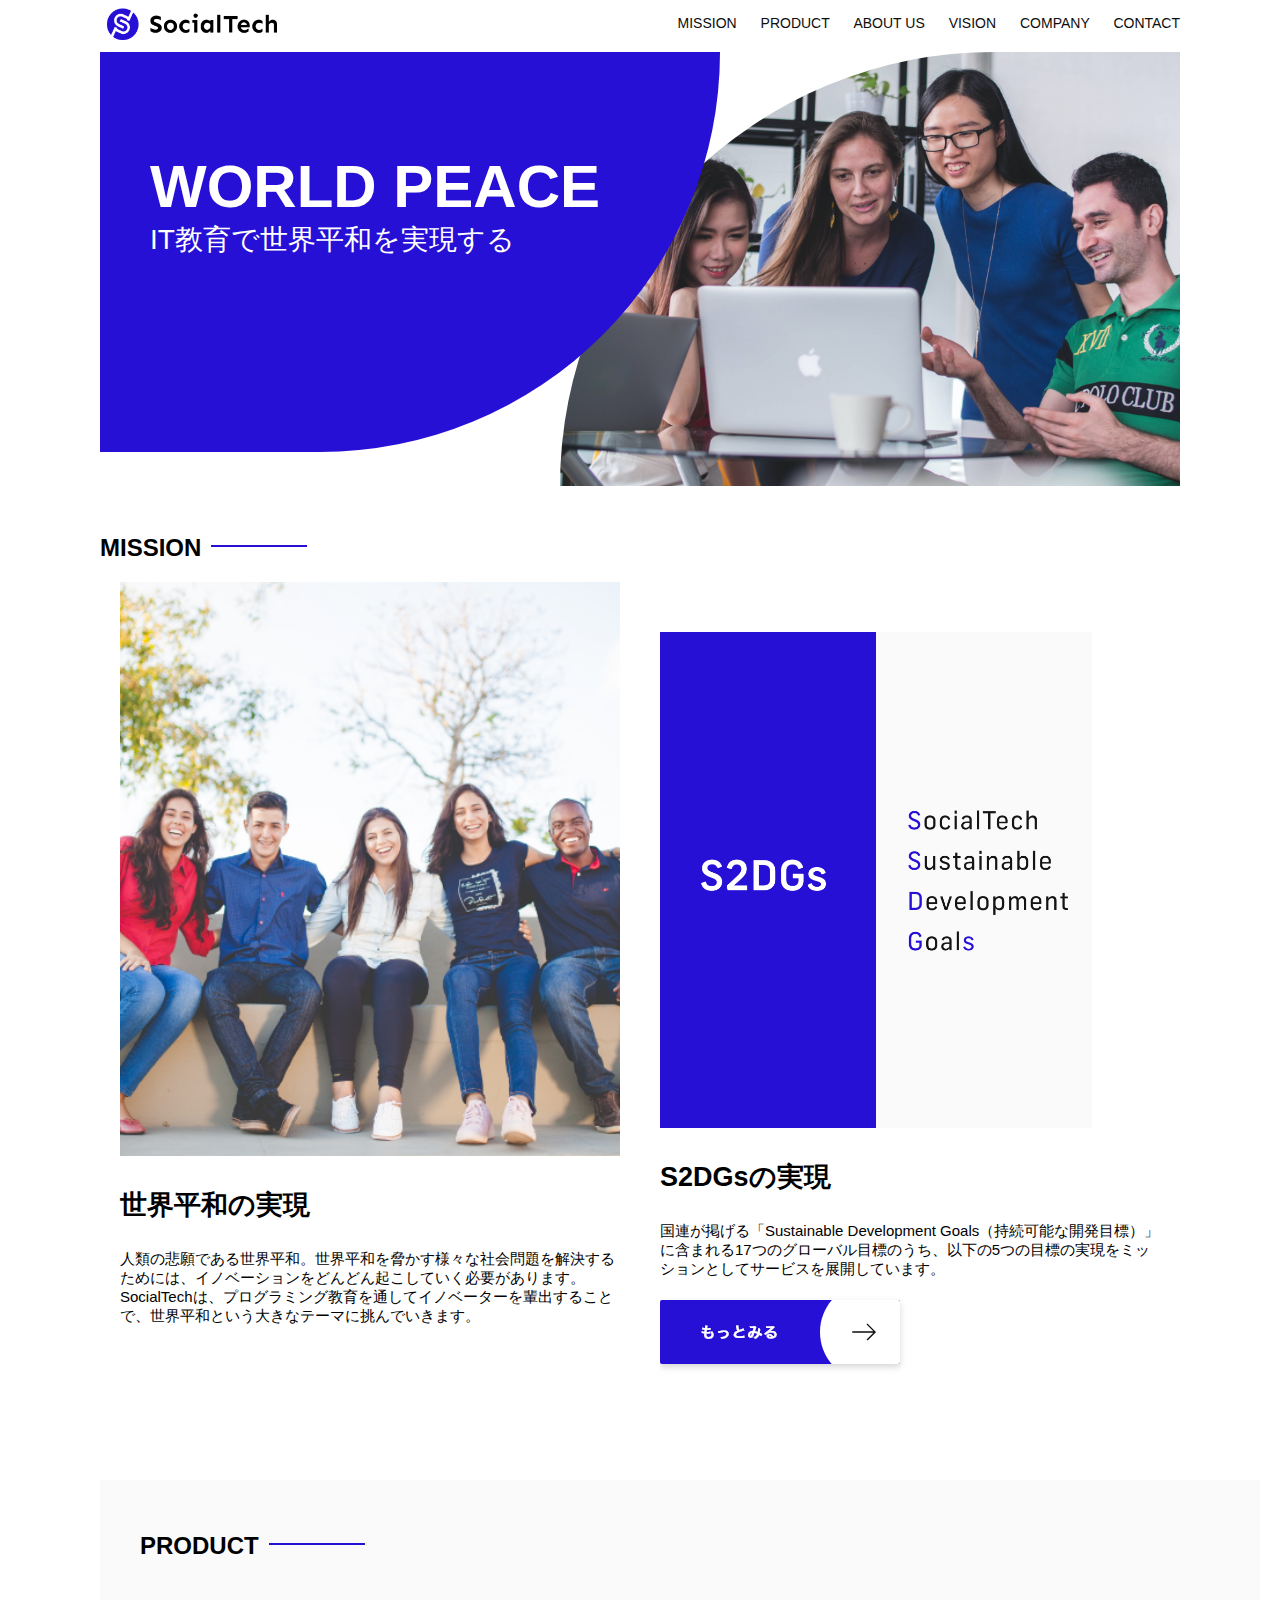
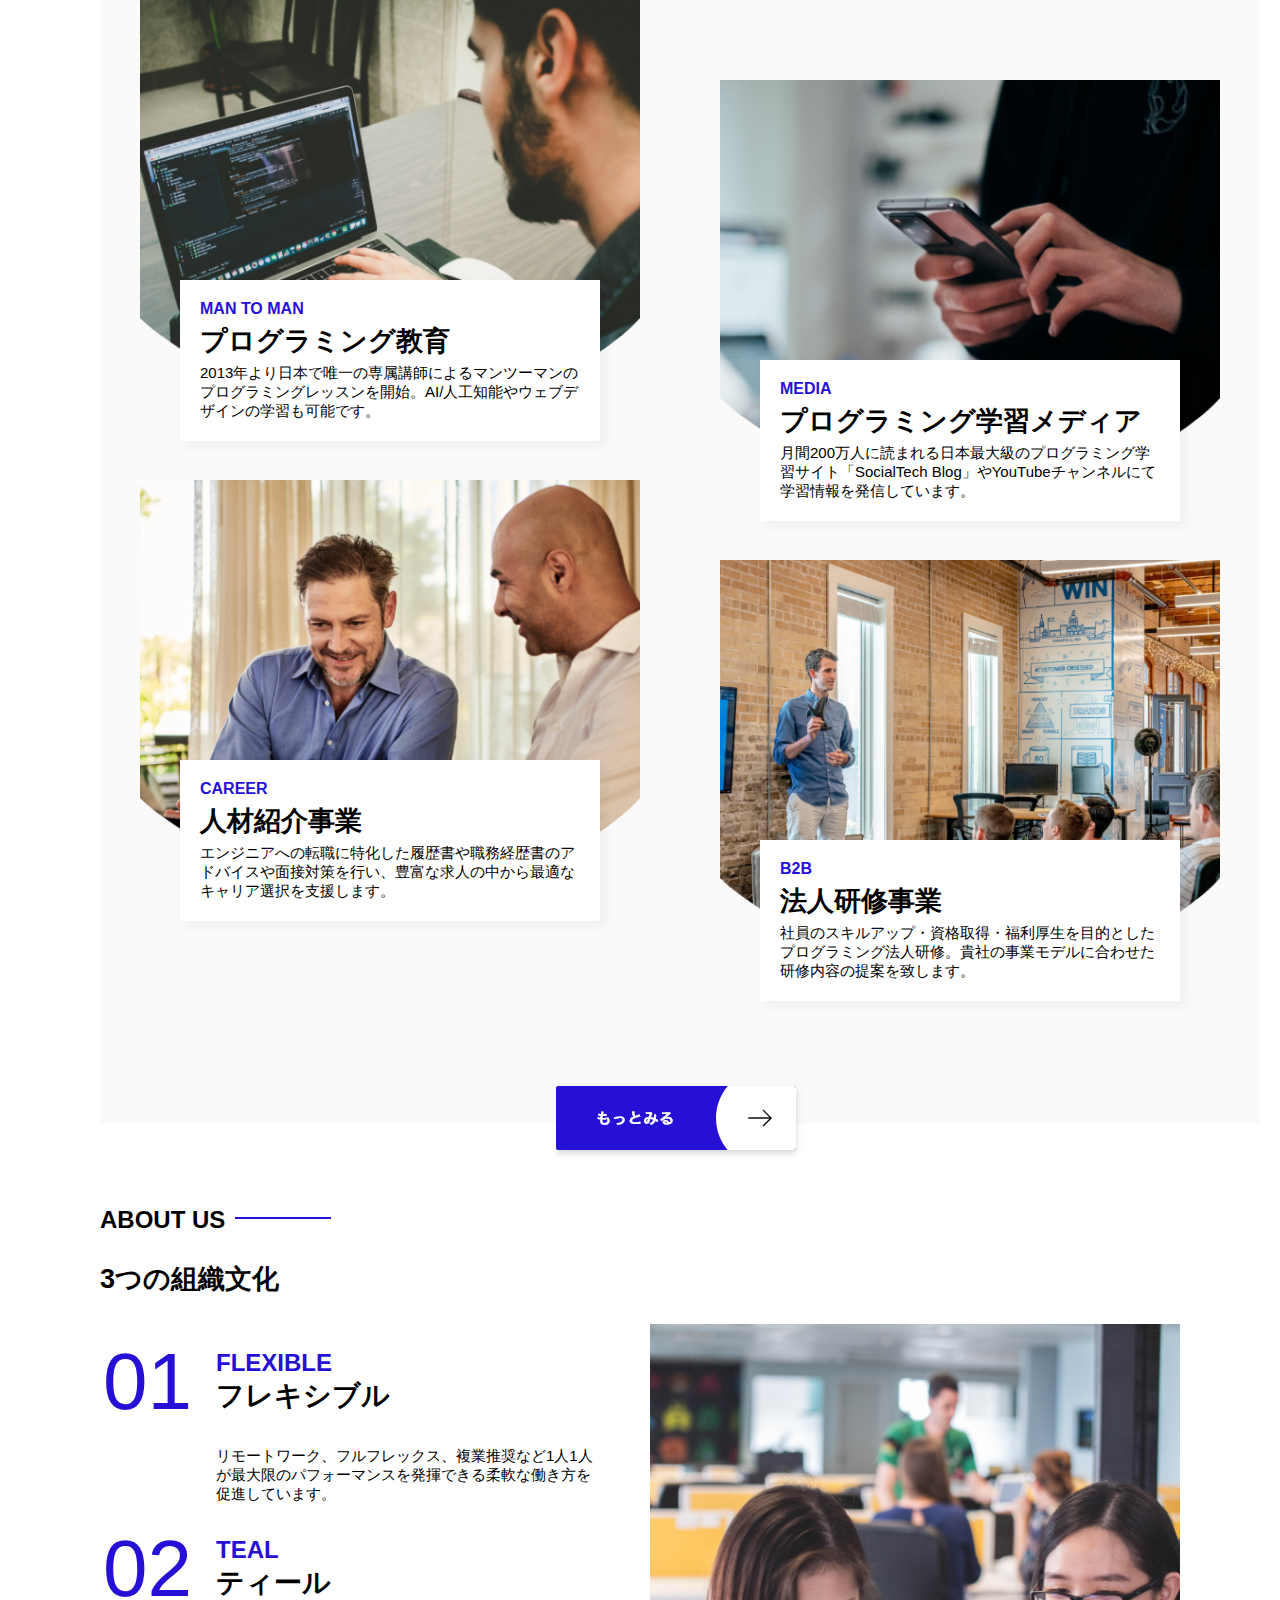
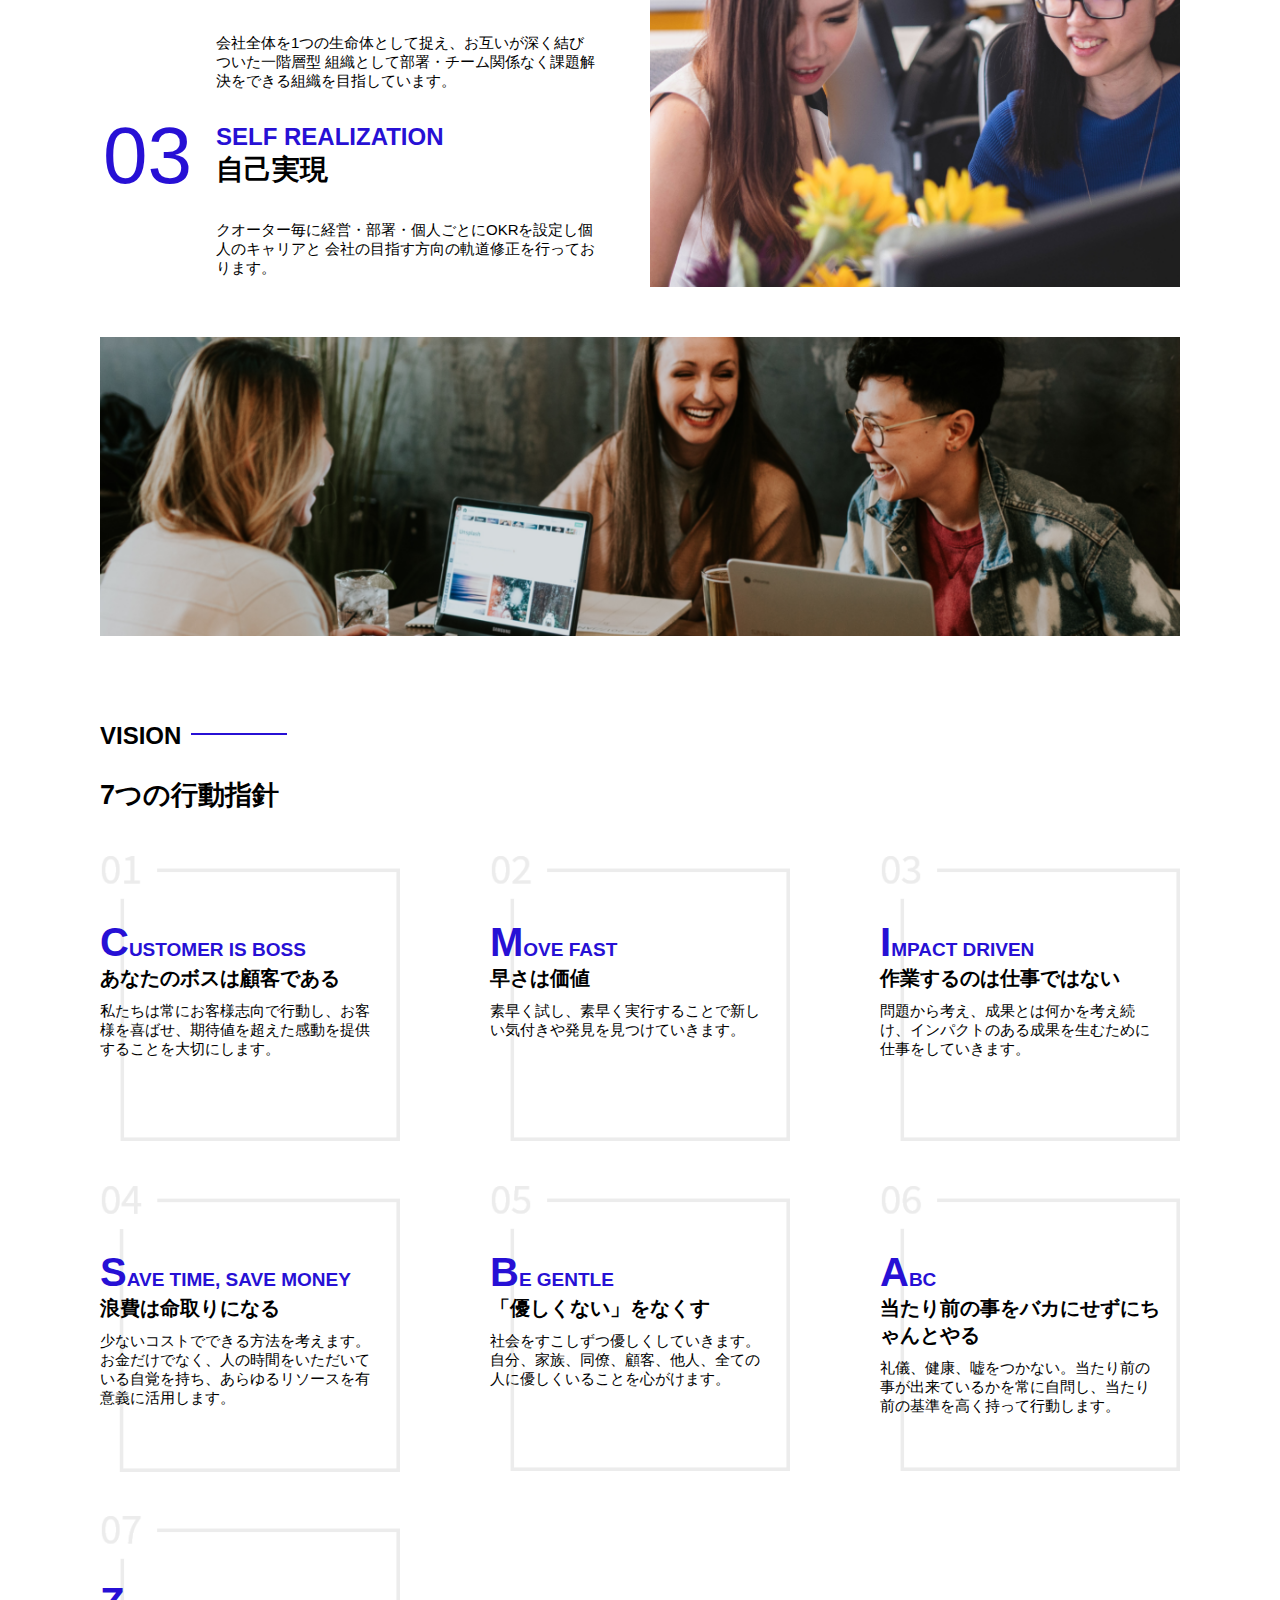
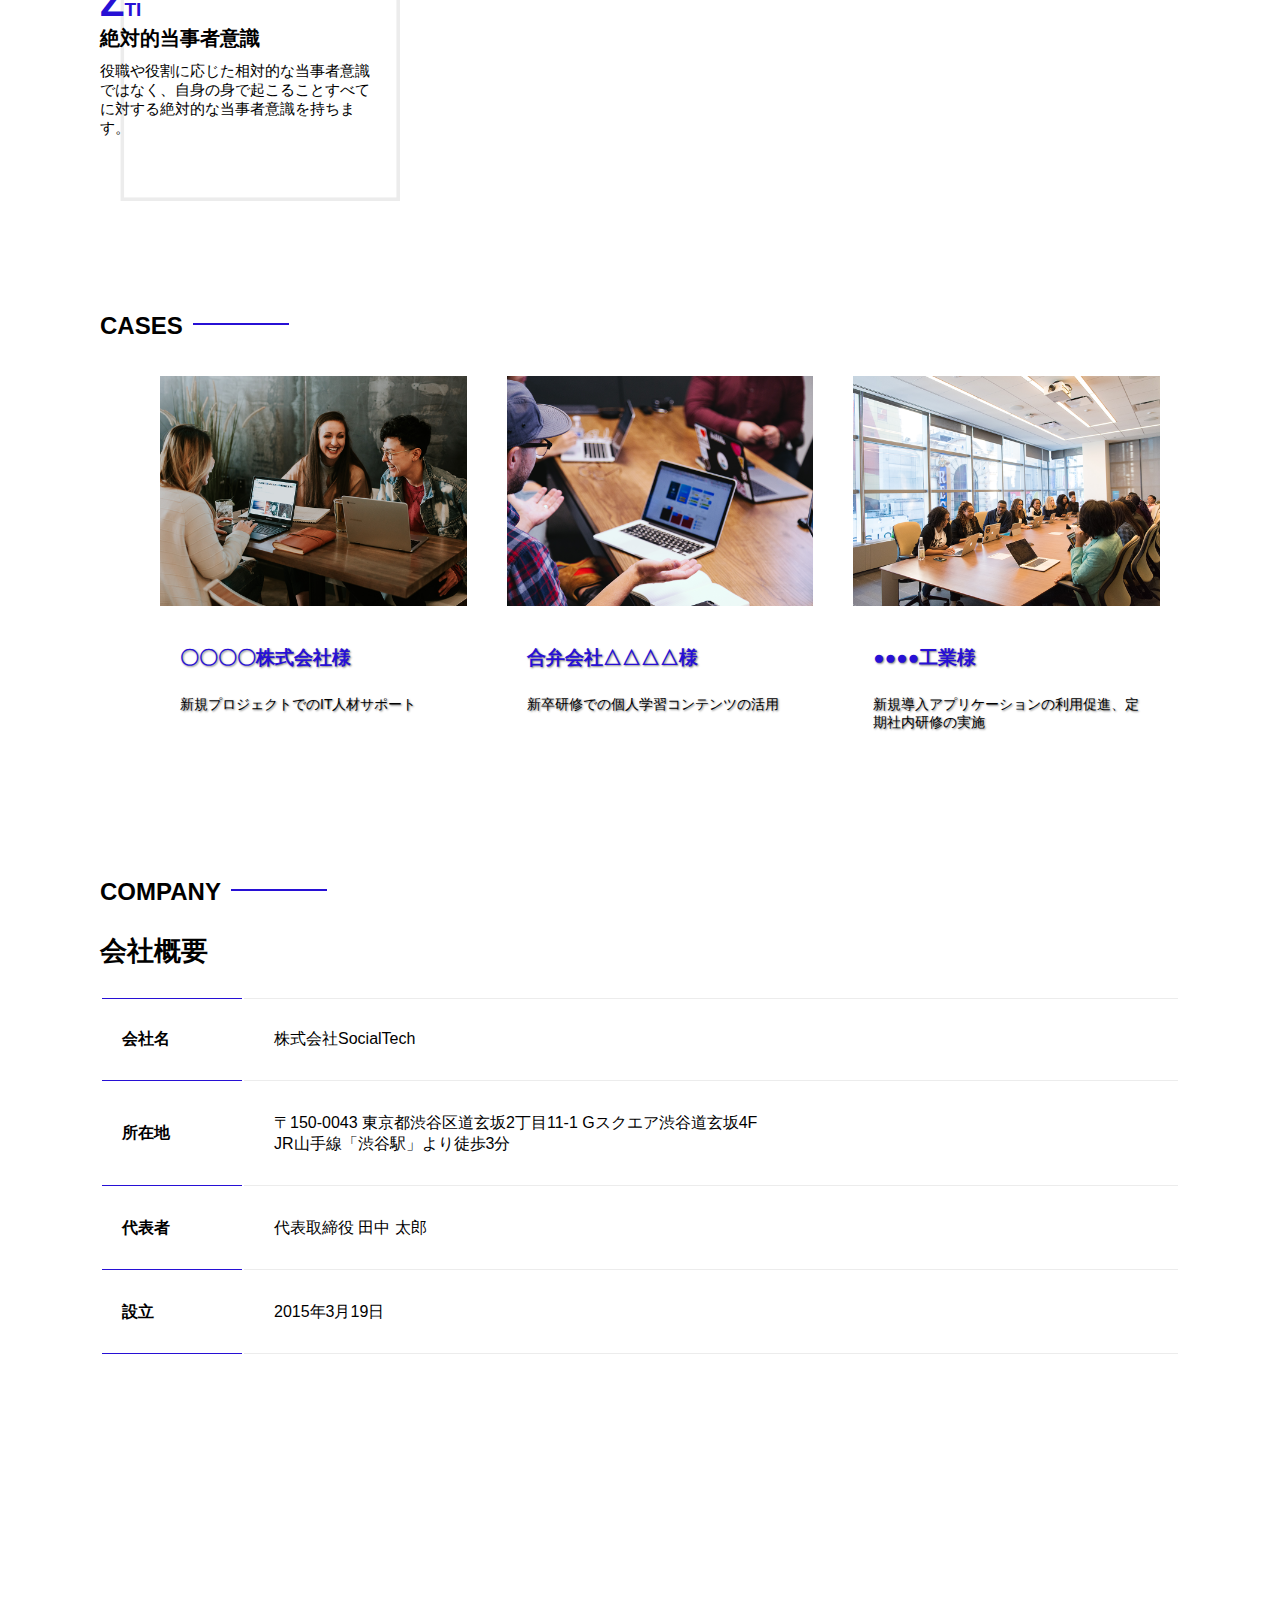
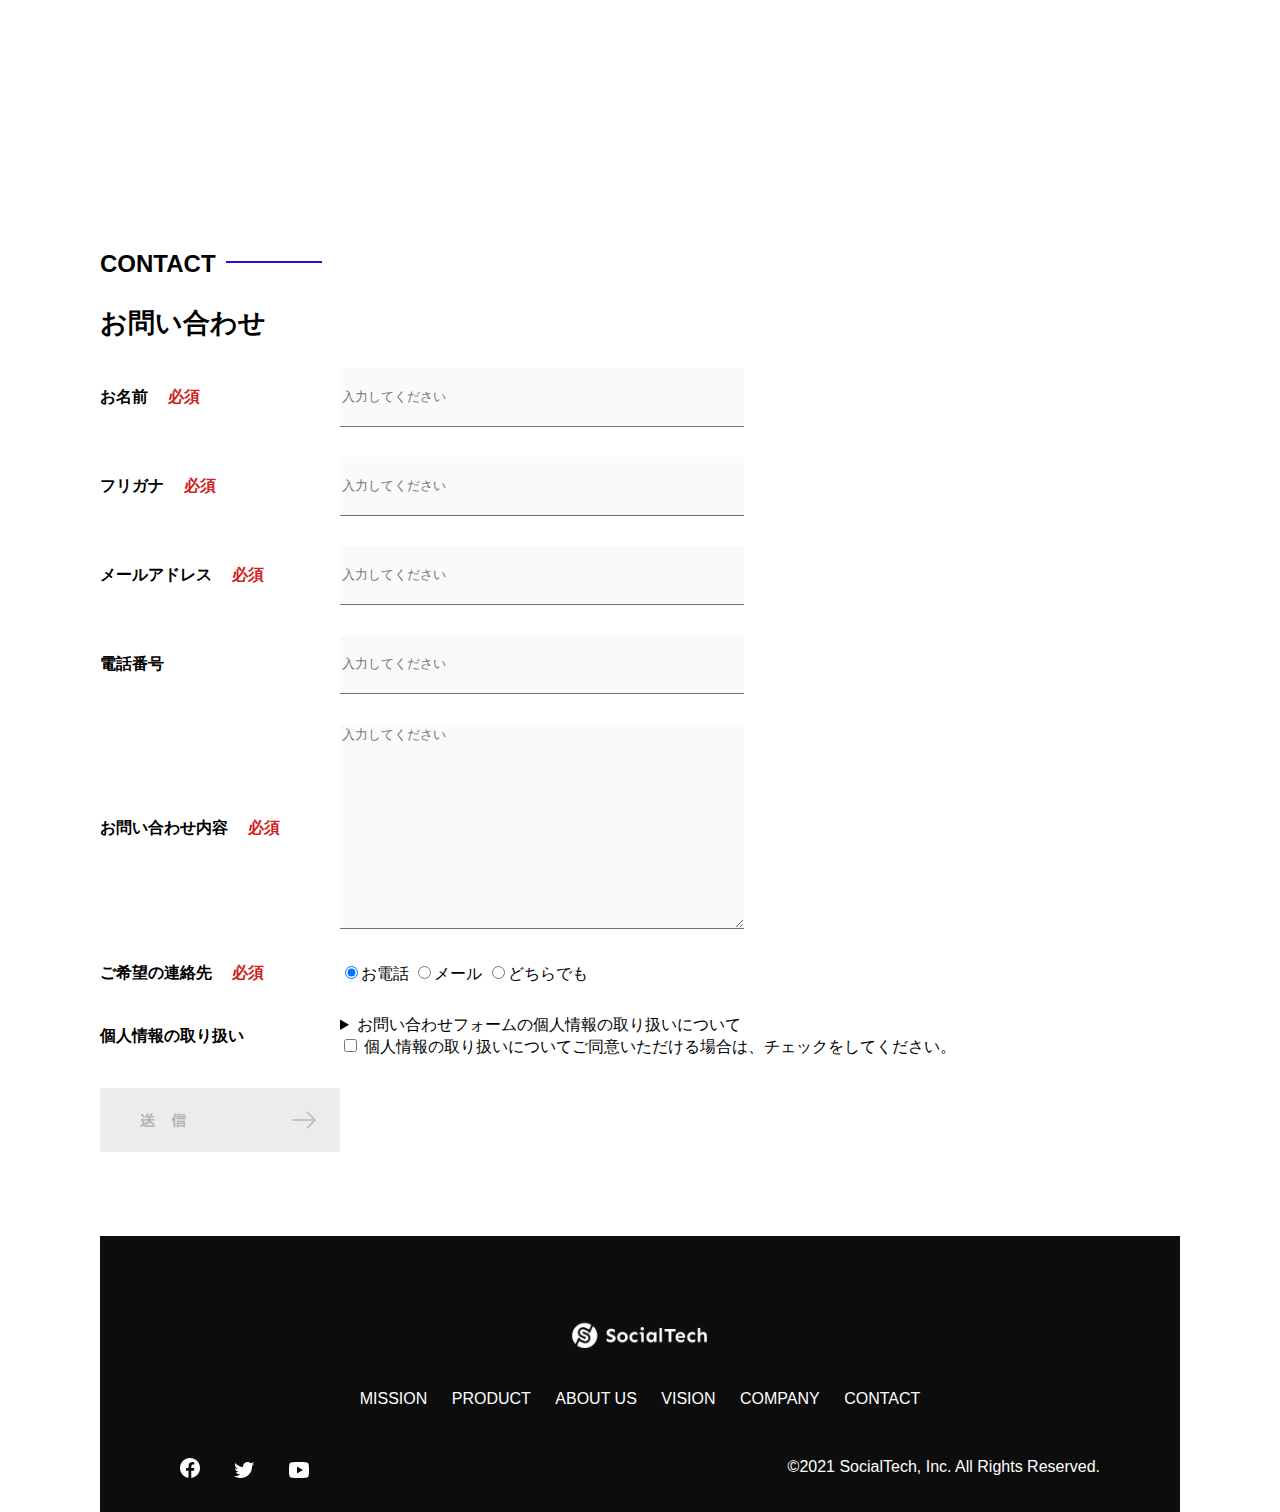
<file: html-css-kadai_012/index.html>
<!DOCTYPE html>
<html>
  <head>
    <title>SocialTech</title>
    <meta charset="UTF-8" />
    <meta
      name="description"
      content="SocialTechはEdTech業界のリーディングカンパニーを目指します。"
    />
    <meta name="viewport" content="width=device-width, initial-scale=1.0" />
    <link rel="stylesheet" href="style.css" />
  </head>
  <body>
    <!-- ヘッダー -->
    <header>
      <!-- ロゴ -->
      <a href="index.html" id="logo"
        ><img src="images/logo.png" alt="トップページに戻る"
      /></a>

      <!-- PC用ナビゲーション -->
      <nav id="nav-pc">
        <a href="mission.html">MISSION</a>
        <a href="product.html">PRODUCT</a>
        <a href="index.html#aboutus">ABOUT US</a>
        <a href="index.html#vision">VISION</a>
        <a href="index.html#company">COMPANY</a>
        <a href="index.html#contact">CONTACT</a>
      </nav>
    </header>
    <main>
      <article>
        <!-- メインビジュアル -->
        <section id="main-visual">
          <div id="main-message">
            <h1>WORLD PEACE</h1>
            <p>IT教育で世界平和を実現する</p>
          </div>
          <img
            src="images/index/index-main.png"
            alt="PCの周りに集まる多国籍の仲間たち"
          />
        </section>
        <!--ミッション-->
        <section id="mission">
          <h2 class="index-h2">MISSION</h2>
          <div id="mission-flex">
            <div>
              <img
                id="mission-photo"
                src="images/index/index-mission.png"
                alt="屋外のベンチで写真を撮影する多国籍の仲間たち"
              />
              <h3>世界平和の実現</h3>
              <p>
                人類の悲願である世界平和。世界平和を脅かす様々な社会問題を解決するためには、イノベーションをどんどん起こしていく必要があります。SocialTechは、プログラミング教育を通してイノベーターを輩出することで、世界平和という大きなテーマに挑んでいきます。
              </p>
            </div>
            <div>
              <img id="s2dgs" src="images/index/s2dgs.png" alt="S2DGs" />
              <h3>S2DGsの実現</h3>
              <p>
                国連が掲げる「Sustainable Development
                Goals（持続可能な開発目標）」に含まれる17つのグローバル目標のうち、以下の5つの目標の実現をミッションとしてサービスを展開しています。
              </p>
              <a href="mission.html">
                <img src="images/button-more.png" alt="もっとみる" />
              </a>
            </div>
          </div>
        </section>
        <!-- プロダクト -->
        <section id="product">
          <h2 class="index-h2">PRODUCT</h2>
          <div>
            <div id="product-left">
              <div>
                <img
                  class="product-photo"
                  src="images/index/index-mantoman.png"
                  alt="PCでコードを書く男性"
                />
                <div class="product-explain">
                  <span>MAN TO MAN</span>
                  <h3>プログラミング教育</h3>
                  <p>
                    2013年より日本で唯一の専属講師によるマンツーマンのプログラミングレッスンを開始。AI/人工知能やウェブデザインの学習も可能です。
                  </p>
                </div>
              </div>
              <div>
                <img
                  class="product-photo"
                  src="images/index/index-career.png"
                  alt="笑顔で話し合う2人の男性"
                />
                <div class="product-explain">
                  <span>CAREER</span>
                  <h3>人材紹介事業</h3>
                  <p>
                    エンジニアへの転職に特化した履歴書や職務経歴書のアドバイスや面接対策を行い、豊富な求人の中から最適なキャリア選択を支援します。
                  </p>
                </div>
              </div>
            </div>
            <div id="product-right">
              <div>
                <img
                  class="product-photo"
                  src="images/index/index-media.png"
                  alt="スマートフォンを操作する人"
                />
                <div class="product-explain">
                  <span>MEDIA</span>
                  <h3>プログラミング学習メディア</h3>
                  <p>
                    月間200万人に読まれる日本最大級のプログラミング学習サイト「SocialTech
                    Blog」やYouTubeチャンネルにて学習情報を発信しています。
                  </p>
                </div>
              </div>
              <div>
                <img
                  class="product-photo"
                  src="images/index/index-b2b.png"
                  alt="講演中の男性とそれを聴く人々"
                />
                <div class="product-explain">
                  <span>B2B</span>
                  <h3>法人研修事業</h3>
                  <p>
                    社員のスキルアップ・資格取得・福利厚生を目的としたプログラミング法人研修。貴社の事業モデルに合わせた研修内容の提案を致します。
                  </p>
                </div>
              </div>
            </div>
          </div>
          <div>
            <a id="product-more" href="product.html">
              <img src="images/button-more.png" alt="もっとみる" />
            </a>
          </div>
        </section>
        <!---ABOUT US-->
        <section id="aboutus">
          <h2 class="index-h2">ABOUT US</h2>
          <h3>3つの組織文化</h3>
          <div>
            <table class="culture-table">
              <tr>
                <td>
                  <span class="culture-num">01</span>
                </td>
                <td>
                  <span class="culture-en">FLEXIBLE</span>
                  <span class="culture-jp">フレキシブル</span>
                </td>
              </tr>
              <tr>
                <td>
                  <!--空のセル-->
                </td>
                <td>
                  <p class="culture-description">
                    リモートワーク、フルフレックス、複業推奨など1人1人が最大限のパフォーマンスを発揮できる柔軟な働き方を促進しています。
                  </p>
                </td>
              </tr>
              <tr>
                <td>
                  <span class="culture-num">02</span>
                </td>
                <td>
                  <span class="culture-en">TEAL</span>
                  <span class="culture-jp">ティール</span>
                </td>
              </tr>
              <tr>
                <td>
                  <!--空のセル-->
                </td>
                <td>
                  <p class="culture-description">
                    会社全体を1つの生命体として捉え、お互いが深く結びついた一階層型
                    組織として部署・チーム関係なく課題解決をできる組織を目指しています。
                  </p>
                </td>
              </tr>
              <tr>
                <td>
                  <span class="culture-num">03</span>
                </td>
                <td>
                  <span class="culture-en">SELF REALIZATION</span>
                  <span class="culture-jp">自己実現</span>
                </td>
              </tr>
              <tr>
                <td>
                  <!--空のセル-->
                </td>
                <td>
                  <p class="culture-description">
                    クオーター毎に経営・部署・個人ごとにOKRを設定し個人のキャリアと
                    会社の目指す方向の軌道修正を行っております。
                  </p>
                </td>
              </tr>
            </table>
            <img
              class="culture-img"
              src="images/index/index-aboutus1.png"
              alt="笑顔で話し合う2人の女性"
            />
          </div>
          <img
            class="culture-img2"
            src="images/index/index-aboutus2.png"
            alt="笑顔で話し合う3人の男女"
          />
        </section>
        <!-- VISION -->
        <section id="vision">
          <h2 class="index-h2">VISION</h2>
          <h3>7つの行動指針</h3>
          <div>
            <div class="vision-box">
              <img src="images/index/vision-01.png" alt="01" />
              <span>
                <h4>CUSTOMER IS BOSS</h4>
                <h5>あなたのボスは顧客である</h5>
                <p>
                  私たちは常にお客様志向で行動し、お客様を喜ばせ、期待値を超えた感動を提供することを大切にします。
                </p>
              </span>
            </div>
            <div class="vision-box">
              <img src="images/index/vision-02.png" alt="02" />
              <span>
                <h4>MOVE FAST</h4>
                <h5>早さは価値</h5>
                <p>
                  素早く試し、素早く実行することで新しい気付きや発見を見つけていきます。
                </p>
              </span>
            </div>
            <div class="vision-box">
              <img src="images/index/vision-03.png" alt="03" />
              <span>
                <h4>IMPACT DRIVEN</h4>
                <h5>作業するのは仕事ではない</h5>
                <p>
                  問題から考え、成果とは何かを考え続け、インパクトのある成果を生むために仕事をしていきます。
                </p>
              </span>
            </div>
            <div class="vision-box">
              <img src="images/index/vision-04.png" alt="04" />
              <span>
                <h4>SAVE TIME, SAVE MONEY</h4>
                <h5>浪費は命取りになる</h5>
                <p>
                  少ないコストでできる方法を考えます。お金だけでなく、人の時間をいただいている自覚を持ち、あらゆるリソースを有意義に活用します。
                </p>
              </span>
            </div>
            <div class="vision-box">
              <img src="images/index/vision-05.png" alt="05" />
              <span>
                <h4>BE GENTLE</h4>
                <h5>「優しくない」をなくす</h5>
                <p>
                  社会をすこしずつ優しくしていきます。自分、家族、同僚、顧客、他人、全ての人に優しくいることを心がけます。
                </p>
              </span>
            </div>
            <div class="vision-box">
              <img src="images/index/vision-06.png" alt="06" />
              <span>
                <h4>ABC</h4>
                <h5>当たり前の事をバカにせずにちゃんとやる</h5>
                <p>
                  礼儀、健康、嘘をつかない。当たり前の事が出来ているかを常に自問し、当たり前の基準を高く持って行動します。
                </p>
              </span>
            </div>
            <div class="vision-box">
              <img src="images/index/vision-07.png" alt="07" />
              <span>
                <h4>ZTI</h4>
                <h5>絶対的当事者意識</h5>
                <p>
                  役職や役割に応じた相対的な当事者意識ではなく、自身の身で起こることすべてに対する絶対的な当事者意識を持ちます。
                </p>
              </span>
            </div>
          </div>
        </section>
        <!-- CASES -->
        <section id="cases">
          <h2 class="index-h2">CASES</h2>
          <ul>
            <li class="case-card">
              <img class="case-img" src="images/index/case-1.png" alt="仲良く語り合う3人">
              <div class="case-info">
                <h4 class="case-name">〇〇〇〇株式会社様</h4>
                <p class="case-content">新規プロジェクトでのIT人材サポート</p>
              </div>
            </li>
            <li class="case-card">
              <img class="case-img" src="images/index/case-2.png" alt="PCでコンテンツを見る">
              <div class="case-info">
                <h4 class="case-name">合弁会社△△△△様</h4>
                <p class="case-content">新卒研修での個人学習コンテンツの活用</p>
              </div>
            </li>
            <li class="case-card">
              <img class="case-img" src="images/index/case-3.png" alt="社内研修中の会議室">
              <div class="case-info">
                <h4 class="case-name">●●●●工業様</h4>
                <p class="case-content">新規導入アプリケーションの利用促進、定期社内研修の実施</p>
              </div>
            </li>
          </ul>
        </section>

        <!-- COMPANY -->
        <section id="company">
          <h2 class="index-h2">COMPANY</h2>
          <h3>会社概要</h3>
          <table id="company-table">
            <tr>
              <th class="tableheader-first">会社名</th>
              <td class="cell-first">株式会社SocialTech</td>
            </tr>
            <tr>
              <th class="tableheader">所在地</th>
              <td class="cell">
                〒150-0043 東京都渋谷区道玄坂2丁目11-1 Gスクエア渋谷道玄坂4F<br />JR山手線「渋谷駅」より徒歩3分
              </td>
            </tr>
            <tr>
              <th class="tableheader">代表者</th>
              <td class="cell">代表取締役 田中 太郎</td>
            </tr>
            <tr>
              <th class="tableheader">設立</th>
              <td class="cell">2015年3月19日</td>
            </tr>
          </table>
          <iframe
            src="https://www.google.com/maps/embed?pb=!1m18!1m12!1m3!1d3241.7759544892483!2d139.69399665123464!3d35.65789123876098!2m3!1f0!2f0!3f0!3m2!1i1024!2i768!4f13.1!3m3!1m2!1s0x60188caa0042e8d1%3A0xba130bea826a7aa2!2z44CSMTUwLTAwNDMg5p2x5Lqs6YO95riL6LC35Yy66YGT546E5Z2C77yS5LiB55uu77yR77yR4oiS77yR!5e0!3m2!1sja!2sjp!4v1636872991912!5m2!1sja!2sjp"
            style="border: 0"
            allowfullscreen=""
            loading="lazy"
          >
          </iframe>
        </section>
        <!-- お問い合わせフォーム -->
        <section id="contact">
          <h2 class="index-h2">CONTACT</h2>
          <h3>お問い合わせ</h3>
          <form>
            <div>
              <div class="contact-heading">
                <label class="contact-label"
                  >お名前<span class="contact-span">必須</span></label
                >
              </div>
              <div class="contact-form">
                <input
                  type="text"
                  name="name"
                  placeholder="入力してください"
                  class="contact-textbox"
                />
              </div>
            </div>
            <div>
              <div class="contact-heading">
                <label class="contact-label"
                  >フリガナ<span class="contact-span">必須</span></label
                >
              </div>
              <div>
                <input
                  type="text"
                  name="hurigana"
                  placeholder="入力してください"
                  class="contact-textbox"
                />
              </div>
            </div>
            <div>
              <div class="contact-heading">
                <label class="contact-label"
                  >メールアドレス<span class="contact-span">必須</span></label
                >
              </div>
              <div>
                <input
                  type="text"
                  name="email"
                  placeholder="入力してください"
                  class="contact-textbox"
                />
              </div>
            </div>
            <div>
              <div class="contact-heading">
                <label class="contact-label">電話番号</label>
              </div>
              <div>
                <input
                  type="text"
                  name="tel"
                  placeholder="入力してください"
                  class="contact-textbox"
                />
              </div>
            </div>
            <div>
              <div class="contact-heading">
                <label class="contact-label"
                  >お問い合わせ内容<span class="contact-span">必須</span></label
                >
              </div>
              <div>
                <textarea
                  class="contact-textarea"
                  placeholder="入力してください"
                  name="message"
                ></textarea>
              </div>
            </div>
            <div>
              <div class="contact-heading">
                <label class="contact-label"
                  >ご希望の連絡先<span class="contact-span">必須</span></label
                >
              </div>
              <div>
                <input
                  class="radiobutton"
                  type="radio"
                  value="tel"
                  name="contact"
                  checked
                /><label>お電話</label>
                <input
                  class="radiobutton"
                  type="radio"
                  value="mail"
                  name="contact"
                /><label>メール</label>
                <input
                  class="radiobutton"
                  type="radio"
                  value="both"
                  name="contact"
                /><label>どちらでも</label>
              </div>
            </div>
            <div>
              <div class="contact-heading">
                <label class="contact-label">個人情報の取り扱い</label>
              </div>
              <div>
                <details>
                  <summary>
                    お問い合わせフォームの個人情報の取り扱いについて
                  </summary>
                  <div>
                    <span>１．組織の名称又は氏名</span><br />
                    株式会社SocialTech<br /><br />
                    <span
                      >２．個人情報保護管理者（若しくはその代理人）の氏名又は職名、所属及び連絡先
                      鈴木 一郎 コーポレート部</span
                    ><br />
                    メールアドレス：support@socialtech.net<br />
                    TEL：03-xxxx-xxxx<br />
                    <span>３．個人情報の利用目的</span><br />
                    ・本サービス及び本サービスに関連する情報の提供又はそれらに関する連絡のため<br />
                    ・ユーザーの本人確認のため<br />
                    ・当社サービスのご案内のため<br />
                    ・当社の商品等の広告または宣伝（電子メールによるものを含むものとします。）<br /><br />
                    <span>４．個人情報の取り扱い業務の委託</span><br />
                    個人情報の取扱業務の全部または一部を外部に業務委託する場合があります。<br />
                    その際、弊社は、個人情報を適切に保護できる管理体制を敷き実行していることを条件として<br />
                    委託先を厳選したうえで、機密保持契約を委託先と締結し、お客様の個人情報を厳密に管理させます。<br /><br />
                    <span>５．個人情報の開示等の請求</span><br />
                    お客様は、弊社に対してご自身の個人情報の開示等（利用目的の通知、開示、内容の訂正・追加・削除、利用の停止または消去、第三者への提供の停止）に関して、当社問合わせ窓口に申し出ることができます。<br />
                    その際、弊社はお客様ご本人を確認させていただいたうえで、合理的な期間内に対応いたします。<br /><br />
                    なお、個人情報に関する弊社問合わせ先は、次の通りです。<br /><br />
                    株式会社SocialTech　個人情報問合せ窓口<br />
                    〒150-0043　東京都渋谷区道玄坂2丁目11-1 Ｇスクエア渋谷道玄坂
                    4F<br />
                    メールアドレス：support@socialtech.net　TEL：03-xxxx-xxxx<br /><br />
                    <span>６．個人情報を提供されることの任意性について</span
                    ><br /><br />
                    お客様がご自身の個人情報を弊社に提供されるか否かは、お客様のご判断によりますが、もしご提供されない場合には、適切なサービスが提供できない場合がありますので予めご了承ください。
                  </div>
                </details>
                <input type="checkbox" name="agree" />
                <span
                  >個人情報の取り扱いについてご同意いただける場合は、チェックをしてください。</span
                >
              </div>
            </div>
            <input
              type="image"
              value="Submit"
              src="images/button-submit.png"
              alt="送信する"
            />
          </form>
        </section>
      </article>
      <footer>
        <div id="footer-logo">
          <img src="images/logo-sp.png" alt="SocialTech" />
        </div>
        <div id="footer-link">
          <a href="mission.html">MISSION</a>
          <a href="product.html">PRODUCT</a>
          <a href="index.html#aboutus">ABOUT US</a>
          <a href="index.html#vision">VISION</a>
          <a href="index.html#company">COMPANY</a>
          <a href="index.html#contact">CONTACT</a>
        </div>
        <div id="sns-footer">
          <a href="https://www.facebook.com/sejuku2013"
            ><img src="images/button-facebook.png" alt="Facebookのリンク"
          /></a>
          <a href="https://twitter.com/samuraijuku"
            ><img src="images/button-twitter.png" alt="Twitterのリンク"
          /></a>
          <a href="https://www.youtube.com/channel/UCCFOQO5aDK0xXam4cUQXT8g"
            ><img src="images/button-youtube.png" alt="YouTubeのリンク"
          /></a>
          <span id="copyright"
            >&copy;2021 SocialTech, Inc. All Rights Reserved.
          </span>
        </div>
      </footer>
    </main>
  </body>
</html>
</file>
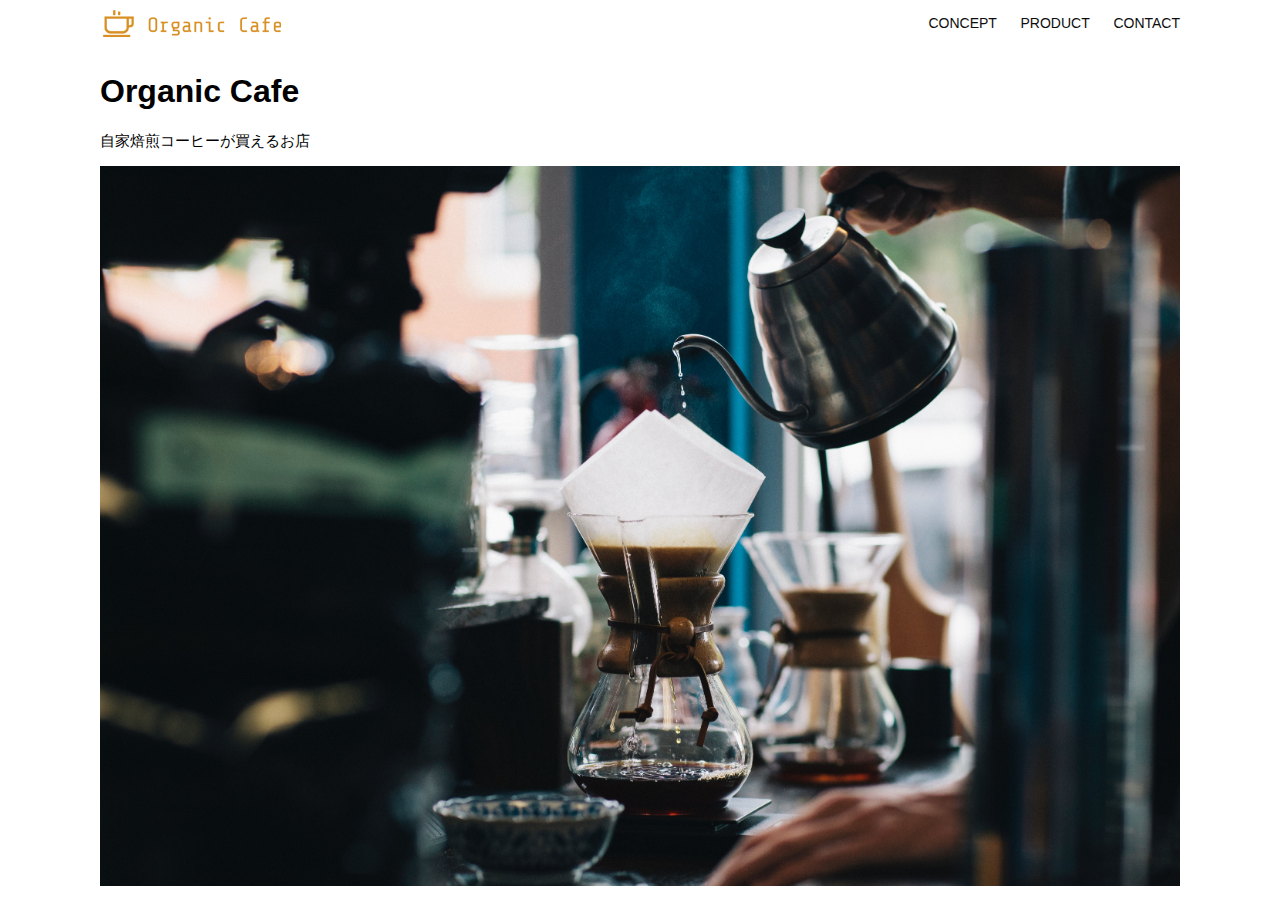
<file: html-css-kadai_013/index.html>
<!DOCTYPE html>
<html>
  <head>
    <title>Organic Cafe</title>
    <meta charset="UTF-8" />
    <meta
      name="description"
      content="自家焙煎のコーヒーがお家で楽しめるOrganic Cafe"
    />
    <meta name="viewport" content="width=device-width, initial-scale=1.0" />
    <link rel="stylesheet" href="style.css" />
  </head>
  <body>
    <!-- ヘッダー -->
    <header>
      <!-- ロゴ -->
      <a href="index.html" id="logo"
        ><img src="images/logo.png" alt="トップページに戻る"
      /></a>

      <!-- PC用ナビゲーション -->
      <nav id="nav-pc">
        <a href="index.html#concept">CONCEPT</a>
        <a href="index.html#product">PRODUCT</a>
        <a href="index.html#contact">CONTACT</a>
      </nav>
      <!-- スマホ用メニューボタン -->
      <img id="menu-sp" src="images/button-menu.png" alt="ナビゲーションを開く" onclick="document.getElementById('nav-sp').style.display = 'block'">
      <nav id="nav-sp">
        <img id="close" src="images/button-close.png" alt="ナビゲーションを閉じる" onclick="document.getElementById('nav-sp').style.display = 'none'">
        <a id="logo-sp" href="index.html" onclick="document.getElementById('nav-sp').style.display = 'none'"><img src="images/logo-sp.png" alt="トップページに戻る"></a>
        <a class="menu" href="index.html#concept" onclick="document.getElementById('nav-sp').style.display = 'none'">CONCEPT</a>
        <a class="menu" href="index.html#product" onclick="document.getElementById('nav-sp').style.display = 'none'">PRODUCT</a>
        <a class="menu" href="index.html#contact" onclick="document.getElementById('nav-sp').style.display = 'none'">CONTACT</a>
      </nav>
    </header>
    <main>
      <article>
        <!-- メインビジュアル -->
        <section id="main-visual">
          <div id="main-message">
            <h1>Organic Cafe</h1>
            <p>自家焙煎コーヒーが買えるお店</p>
          </div>
          <img
            src="images/main-image.jpg"
            alt="コーヒーをハンドドリップで淹れる画像"
          />
        </section>
      </article>
    </main>
  </body>
</html>
</file>
<file: html-css-kadai_012/style.css>
/* PC、スマホ共通スタイル */
body {
  font-family: "Source Sans Pro", "Hiragino Kaku Gothic ProN", Meiryo, Arial,
    sans-serif;
}

p {
  font-size: 15px;
}

/*================
PC用のスタイル 
=================*/
/* 横幅設定 */
body {
  max-width: 1080px;
  min-width: 960px;
  margin: 0 auto 0 auto;
}

/* ヘッダー */
header {
  display: flex;
  justify-content: space-between;
}

/* ナビゲーションのレイアウト */
#nav-pc {
  text-align: right;
  font-size: 14px;
  padding-top: 15px;
}

/* ナビゲーションのリンクの装飾設定 */
#nav-pc>a {
  text-decoration: none;
  margin-left: 20px;
}

#nav-pc>a:link {
  color: #0d0d0d;
}

#nav-pc>a:visited {
  color: #0d0d0d;
}

#nav-pc>a:hover {
  color: #0d0d0d;
  text-decoration: underline;
}

#nav-pc>a:active {
  color: #0d0d0d;
}

/* メインビジュアル*/
#main-visual {
  position: relative;
  height: 400px;
}

#main-message {
  position: absolute;
  top: 0;
  left: 0;
  background-color: #2710d5;
  color: #ffffff;
  border-radius: 0 0 476px 0;
  max-width: 620px;
  height: 100%;
  width: 100%;
  z-index: 11;
}

#main-message>h1 {
  font-size: 60px;
  font-weight: bold;
  margin: 100px 0 0 50px;
}

#main-message>p {
  font-size: 28px;
  margin: 0 0 0 50px;
}

#main-visual>img {
  max-width: 620px;
  border-radius: 476px 0 0 0;
  position: absolute;
  top: 0;
  right: 0;
  z-index: 10;
}

/* 見出し */
h2 {
  margin: 40px 0 0 0;
}

h2::after {
  content: url("images/line.png");
  margin-left: 10px;
}

h3 {
  font-size: 27px;
}

/* ミッション */
#mission {
  margin: 80px auto 80px auto;
  width: 100%;
}

#mission-flex {
  width: 100%;
  display: flex;
}

#mission-flex>div {
  width: 50%;
  margin: 20px;
}

#mission-photo {
  width: 100%;
}

#s2dgs {
  margin-top: 50px;
}

/* プロダクト */
#product {
  background-color: #fafafa;
  width: 100%;
  margin: 80px 0 80px 0;
  padding: 10px 40px 0px 40px;
}

/* 外枠 */
#product>div {
  margin-top: 40px;
  display: flex;
}

/* 左のカラム */
#product-left {
  width: 50%;
  margin-right: 20px;
}

/* 右のカラム */
#product-right {
  width: 50%;
  margin-left: 20px;
  margin-top: 80px;
}

/* 画像＋説明の枠 */
#product-left>div {
  position: relative;
  height: 480px;
  margin-right: 20px;
}

#product-right>div {
  position: relative;
  height: 480px;
  margin-left: 20px;
}

/* 画像 */
.product-photo {
  width: 100%;
}

/* 説明文の枠 */
.product-explain {
  background-color: #ffffff;
  position: absolute;
  left: 0;
  top: 280px;
  margin: 0 40px 0 40px;
  padding: 20px;
  box-shadow: 5px 5px 10px rgba(0, 0, 0, 0.05);
}

/* 説明文の英語 */
.product-explain>span {
  color: #2710d5;
  font-weight: bold;
  font-size: 16px;
  margin: 0;
}

/* 説明文の見出し */
.product-explain>h3 {
  margin: 5px 0 5px 0;
}

/* 説明文 */
.product-explain>p {
  margin: 0;
}

/* 「もっとみる」ボタン */
#product-more {
  margin: 0 auto -42px auto;
}

/* ABOUT US */
#aboutus {
  margin: 80px auto 80px auto;
}

/* 3つの組織文化と画像を入れる枠 */
#aboutus>div {
  display: flex;
}

/* 画像 */
.culture-img {
  width: 100%;
  align-self: flex-start;
}

.culture-img2 {
  margin-top: 50px;
  width: 100%;
}

/* 3つの組織文化の表 */
.culture-table {
  max-width: 500px;
  margin-right: 50px;
}

/* 番号 */
.culture-num {
  font-size: 80px;
  color: #2710d5;
  margin: 0 20px 0 0;
}

/* 組織文化英語 */
.culture-en {
  color: #2710d5;
  font-weight: bold;
  font-size: 24px;
  display: block;
}

/* 組織文化日本語 */
.culture-jp {
  font-size: 28px;
  font-weight: bold;
}

/* 説明文 */
.culture-description {
  margin: 0;
}

/* ビジョン */
#vision {
  margin: 80px auto 80px auto;
}

/* セクション内の外枠 */
#vision>div {
  width: 100%;
  display: flex;
  justify-content: space-between;
  flex-wrap: wrap;
}

/* 7つの行動指針の枠 */
.vision-box {
  width: 300px;
  height: 300px;
  margin-bottom: 30px;
  position: relative;
}

.vision-box>img {
  width: 100%;
  height: auto;
  position: absolute;
  top: 0;
  left: 0;
  z-index: 30;
}

.vision-box>span {
  position: absolute;
  top: 0;
  left: 0;
  z-index: 31;
  margin-right: 20px;
}

.vision-box>span>h4 {
  color: #2710d5;
  font-size: 19px;
  margin: 80px 0 0 0;
  Ï
}

.vision-box>span>h4::first-letter {
  font-size: 40px;
}

.vision-box>span>h5 {
  font-size: 20px;
  margin: 0 0 0 0;
}

.vision-box>span>p {
  margin: 10px 0 0 0;
}

/* 導入企業 */
.cases {
  margin: 40px 0 40px 0;
  width: 100%;
}
ul {
  display: flex;
  list-style: none;
}
li {
  width: 33%;
  margin: 20px;
}
.case-card {
  background-color: #ffffff;
  min-height: 400px;
  text-shadow: 1px 1px 2px gray;
}
.case-img {
  width: 100%;
}
.case-info {
  padding: 10px 20px;
}
.case-name {
  color: #2710d5;
  font-size: 19px;
}
.case-content {
  font-size: 14px;
}

/* 会社概要 */
#company {
  margin: 80px auto 80px auto;
}

#company-table {
  width: 100%;
}

.tableheader {
  text-align: left;
  padding: 20px;
  border-bottom-color: #2710d5;
  border-bottom-width: 1px;
  border-bottom-style: solid;
  width: 100px;
}

.tableheader-first {
  text-align: left;
  padding: 20px;
  border-bottom-color: #2710d5;
  border-bottom-width: 1px;
  border-bottom-style: solid;
  border-top-color: #2710d5;
  border-top-width: 1px;
  border-top-style: solid;
  width: 100px;
}

.cell {
  padding: 30px;
  border-bottom-color: #ececec;
  border-bottom-width: 1px;
  border-bottom-style: solid;
}

.cell-first {
  padding: 30px;
  border-bottom-color: #ececec;
  border-bottom-width: 1px;
  border-bottom-style: solid;
  border-top-color: #ececec;
  border-top-width: 1px;
  border-top-style: solid;
}

#company>iframe {
  width: 100%;
  height: 368px;
  margin-top: 40px;
}

/* お問い合わせ */
#contact {
  margin: 80px auto 80px auto;
}

/* 外枠 */
#contact>form>div {
  display: flex;
  flex-direction: row;
  flex-wrap: wrap;
  padding-bottom: 30px;
}

/* 左列の見出し */
.contact-heading {
  width: 240px;
  align-self: center;
}

/* 見出しのラベル */
.contact-label {
  font-weight: bold;
}

/* 必須 */
.contact-span {
  color: #ce2222;
  margin: 0 0 0 20px;
  font-weight: bold;
}

/* テキストボックス */
.contact-textbox {
  border-top: 0;
  border-left: 0;
  border-right: 0;
  border-bottom-width: 1px;
  border-bottom-color: #707070;
  border-bottom-style: solid;
  background-color: #fafafa;
  width: 400px;
  height: 56px;
}

/* お問い合わせ内容のテキストエリア */
.contact-textarea {
  border-top: 0;
  border-left: 0;
  border-right: 0;
  border-bottom-width: 1px;
  border-bottom-color: #707070;
  border-bottom-style: solid;
  background-color: #fafafa;
  width: 400px;
  height: 200px;
}

/* 個人情報の取り扱い */
details {
  width: 700px;
}

details>div {
  background-color: #fafafa;
  padding: 20px;
}

details>div>span {
  font-weight: bold;
}

/* フッター */
footer {
  background-color: #0d0d0d;
  text-align: center;
  padding: 80px 80px 30px 80px;
}

#footer-logo {
  margin-bottom: 30px;
}

#footer-link {
  margin-bottom: 50px;
}
#footer-link > a {
  text-decoration: none;
  margin: 10px;
}
#footer-link > a:link {
  color: #ffffff;
}
#footer-link > a:visited {
  color: #ffffff;
}
#footer-link > a:hover {
  color: #ffffff;
  text-decoration: underline;
}
#footer-link > a:active {
  color: #ffffff;
}

#sns-footer {
  text-align: left;
  width: 100%;
}

#sns-footer > a {
  margin-right: 30px;
}

#copyright {
  color: #ffffff;
  float: right;
}
</file>
<file: html-css-kadai_013/style.css>
/* PC、スマホ共通スタイル */
body {
  font-family: "Source Sans Pro", "Hiragino Kaku Gothic ProN", Meiryo, Arial,
    sans-serif;
}

p {
  font-size: 15px;
}

#main-visual > img {
  width: 100%;
}

/*================
PC用のスタイル 
=================*/
@media screen and (min-width: 768px) {
  /* 横幅設定 */
  body {
    max-width: 1080px;
    min-width: 960px;
    margin: 0 auto 0 auto;
  }

  /* ヘッダー */
  header {
    display: flex;
    justify-content: space-between;
  }

  /* ナビゲーションのレイアウト */
  #nav-pc {
    text-align: right;
    font-size: 14px;
    padding-top: 15px;
  }

  /* ナビゲーションのリンクの装飾設定 */
  #nav-pc > a {
    text-decoration: none;
    margin-left: 20px;
  }

  #nav-pc > a:link {
    color: #0d0d0d;
  }

  #nav-pc > a:visited {
    color: #0d0d0d;
  }

  #nav-pc > a:hover {
    color: #0d0d0d;
    text-decoration: underline;
  }

  #nav-pc > a:active {
    color: #0d0d0d;
  }
  
  #menu-sp {
    display: none;
  }
  #nav-sp {
    display: none;
  }
}
/*================
スマホ用のスタイル 
=================*/
@media screen and (max-width: 767px) {
  body {
    min-width: 375px;
    margin: 0;
  }
  #nav-pc {
    display: none;
  }
  #menu-sp {
    float: right;
    padding: 0;
  }
  #nav-sp {
    background-color: #ce933e;
    position: absolute;
    left: 0;
    top: 0;
    height: 100%;
    width: 100%;
    display: none;
    z-index: 100;
  }
  #close {
    position: absolute;
    top: 20px;
    right: 20px;
  }
  #logo-sp {
    margin: 80px 0 30px 20px;
  }
  #nav-sp > a {
    display: block;
  }
  #nav-sp > a:link {
    color: #ffffff;
  }
  #nav-sp > a:visited {
    color: #ffffff;
  }
  #nav-sp > a:hover {
    color: #ffffff;
    text-decoration: underline;
  }
  #nav-sp > a:active {
    color: #ffffff;
  }
  #nav-sp > .menu {
    text-decoration: none;
    display: block;
    margin: 0 20px 0 20px;
    height: 44px;
    font-size: 16px;
    background-image: url("images/arrow.png");
    background-repeat: no-repeat;
    background-position: right top;
  }

}
</file>
